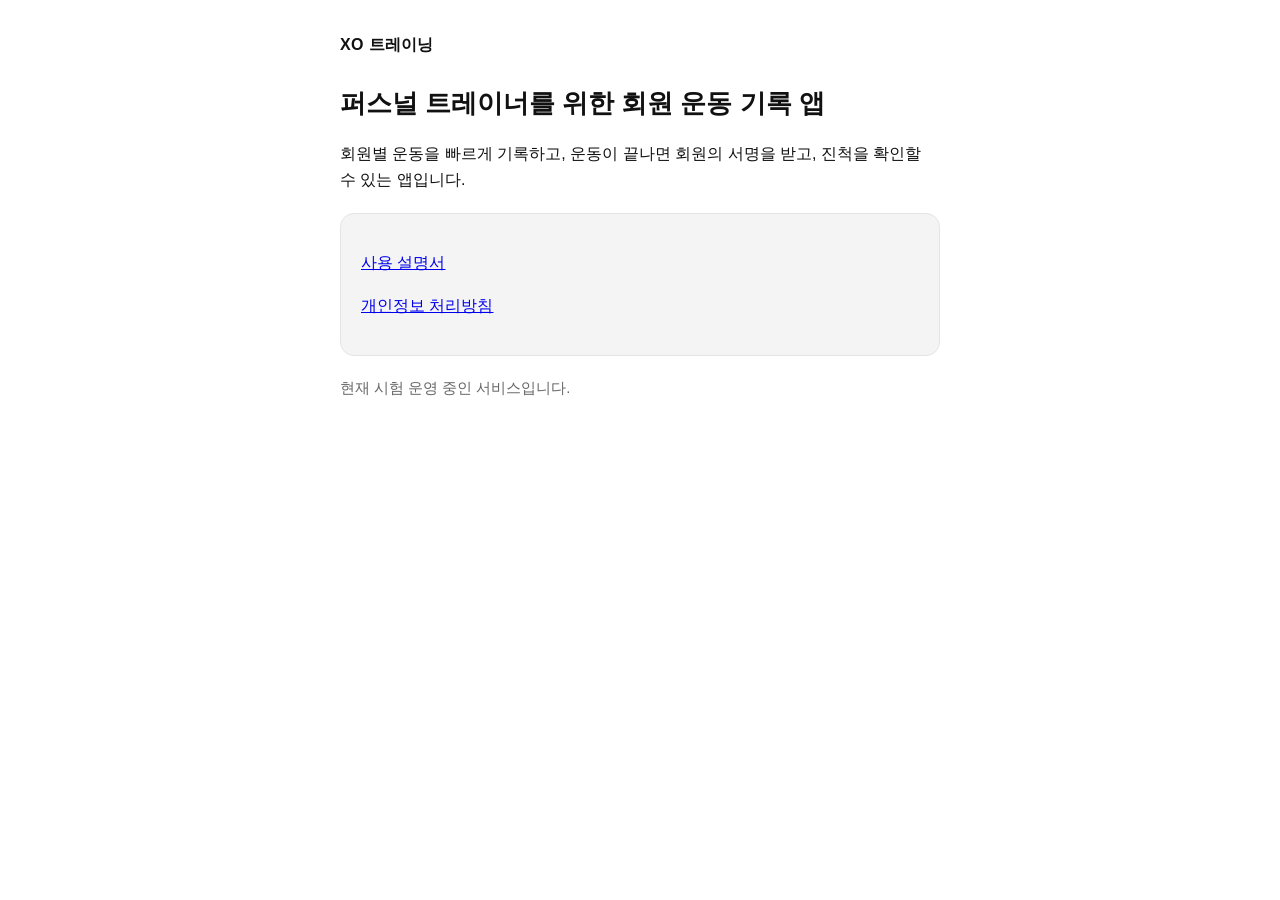
<file: index.html>
<!doctype html>
<html lang="ko">
  <head>
    <meta charset="utf-8" />
    <meta name="viewport" content="width=device-width, initial-scale=1" />
    <title>XO 트레이닝</title>
    <link rel="stylesheet" href="assets.css" />
  </head>
  <body>
    <main>
      <div class="brand">XO 트레이닝</div>
      <h1>퍼스널 트레이너를 위한 회원 운동 기록 앱</h1>
      <p>
        회원별 운동을 빠르게 기록하고, 운동이 끝나면 회원의 서명을 받고, 진척을 확인할 수 있는
        앱입니다.
      </p>
      <div class="card">
        <p><a href="guide/">사용 설명서</a></p>
        <p><a href="privacy/">개인정보 처리방침</a></p>
      </div>
      <p class="muted">현재 시험 운영 중인 서비스입니다.</p>
    </main>
  </body>
</html>
</file>
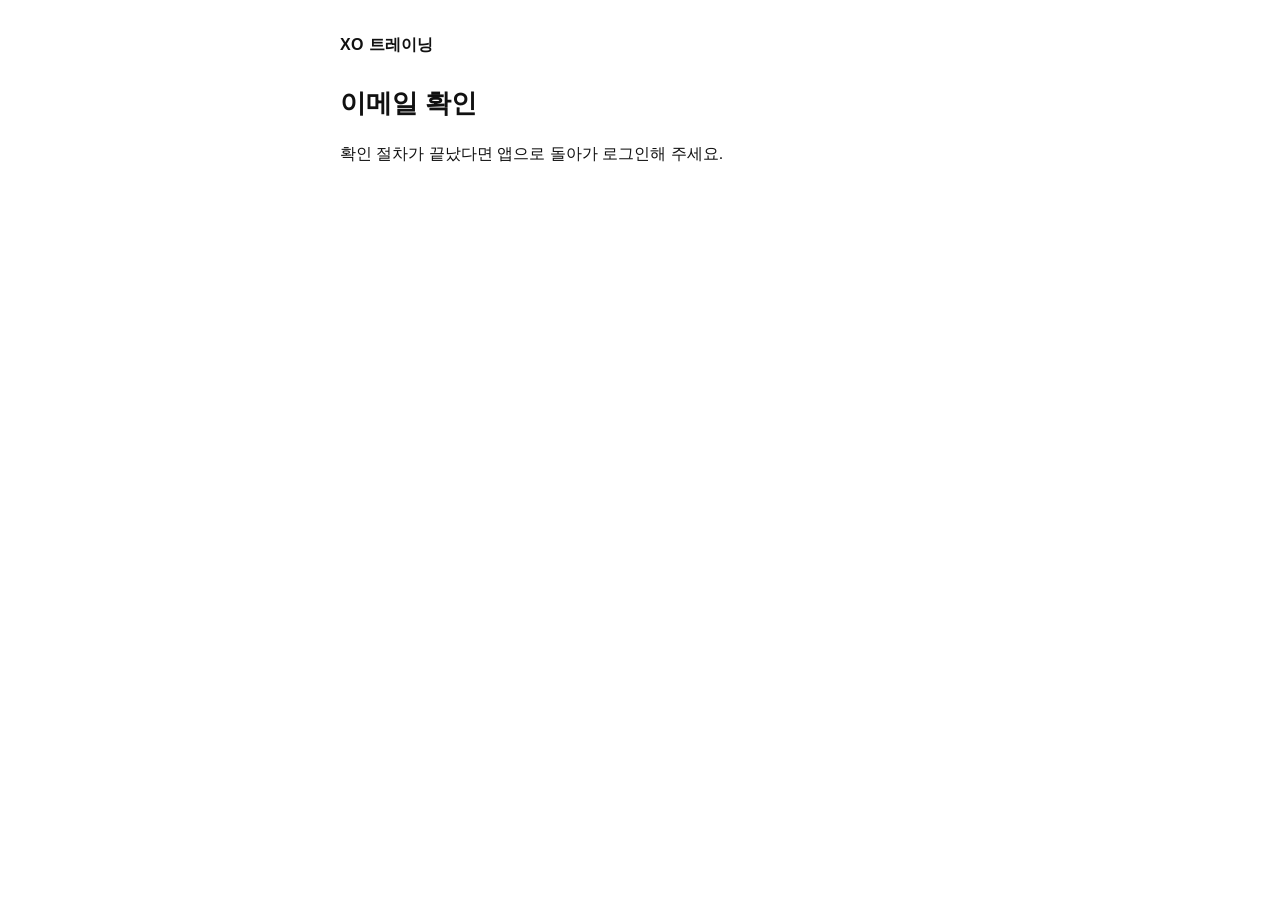
<file: email-confirmed/index.html>
<!doctype html>
<html lang="ko">
  <head>
    <meta charset="utf-8" />
    <meta name="viewport" content="width=device-width, initial-scale=1" />
    <meta name="robots" content="noindex" />
    <title>이메일 확인 - XO 트레이닝</title>
    <link rel="stylesheet" href="../assets.css" />
  </head>
  <body>
    <main>
      <div class="brand">XO 트레이닝</div>

      <section id="success" hidden>
        <h1 class="ok">이메일 확인이 완료되었어요</h1>
        <p>이제 로그인해 주세요.</p>
        <p id="open-wrap" hidden>
          <a id="open-app" class="btn" href="xotraining://auth-callback">앱에서 계속하기</a>
        </p>
        <p class="muted" id="open-note" hidden>
          버튼을 눌러도 앱이 열리지 않으면 앱을 직접 열어 이메일과 비밀번호로 로그인하면 됩니다.
        </p>
        <p>
          <a id="open-web" class="btn" href="https://xotraining.vercel.app">웹에서 로그인하기</a>
        </p>
        <p class="muted">
          앱을 설치한 안드로이드 기기에서는 “앱에서 계속하기”로 바로 로그인됩니다. 그 밖의
          기기에서는 웹에서 이메일과 비밀번호로 로그인해 주세요.
        </p>
      </section>

      <section id="failure" hidden>
        <h1 class="err">확인 링크를 사용할 수 없어요</h1>
        <p>
          링크가 만료되었거나 이미 사용되었어요. 이미 확인을 마쳤다면 앱에서 바로 로그인해 보세요.
        </p>
        <p class="muted">
          로그인이 안 되면 앱의 가입 화면에서 <b>확인 메일 다시 보내기</b>를 눌러 새 메일을 받아
          주세요.
        </p>
      </section>

      <section id="unknown" hidden>
        <h1>이메일 확인</h1>
        <p>확인 절차가 끝났다면 앱으로 돌아가 로그인해 주세요.</p>
      </section>
    </main>

    <script>
      // 인증 결과는 주소의 # 뒤에 담겨 온다. 이 페이지는 서버로 보내거나 저장하지 않고,
      // "앱에서 계속하기" 버튼에서 같은 값을 앱 주소로 넘기는 데만 쓴다.
      (function () {
        var hash = (location.hash || '').replace(/^#/, '');
        var params = {};
        hash.split('&').forEach(function (pair) {
          if (!pair) return;
          var i = pair.indexOf('=');
          var key = decodeURIComponent((i < 0 ? pair : pair.slice(0, i)).replace(/\+/g, ' '));
          var val = i < 0 ? '' : decodeURIComponent(pair.slice(i + 1).replace(/\+/g, ' '));
          params[key] = val;
        });

        var show = function (id) {
          document.getElementById(id).hidden = false;
        };

        if (params.error || params.error_code) {
          show('failure');
        } else if (params.access_token && params.refresh_token) {
          show('success');
          // 앱 열기 버튼은 앱을 설치할 수 있는 안드로이드에서만 보인다.
          // 앱이 열리면 auth-callback 화면이 같은 토큰으로 자동 로그인한다.
          if (/Android/i.test(navigator.userAgent)) {
            document.getElementById('open-app').href = 'xotraining://auth-callback#' + hash;
            document.getElementById('open-wrap').hidden = false;
            document.getElementById('open-note').hidden = false;
          }
        } else {
          show('unknown');
        }
      })();
    </script>
  </body>
</html>
</file>
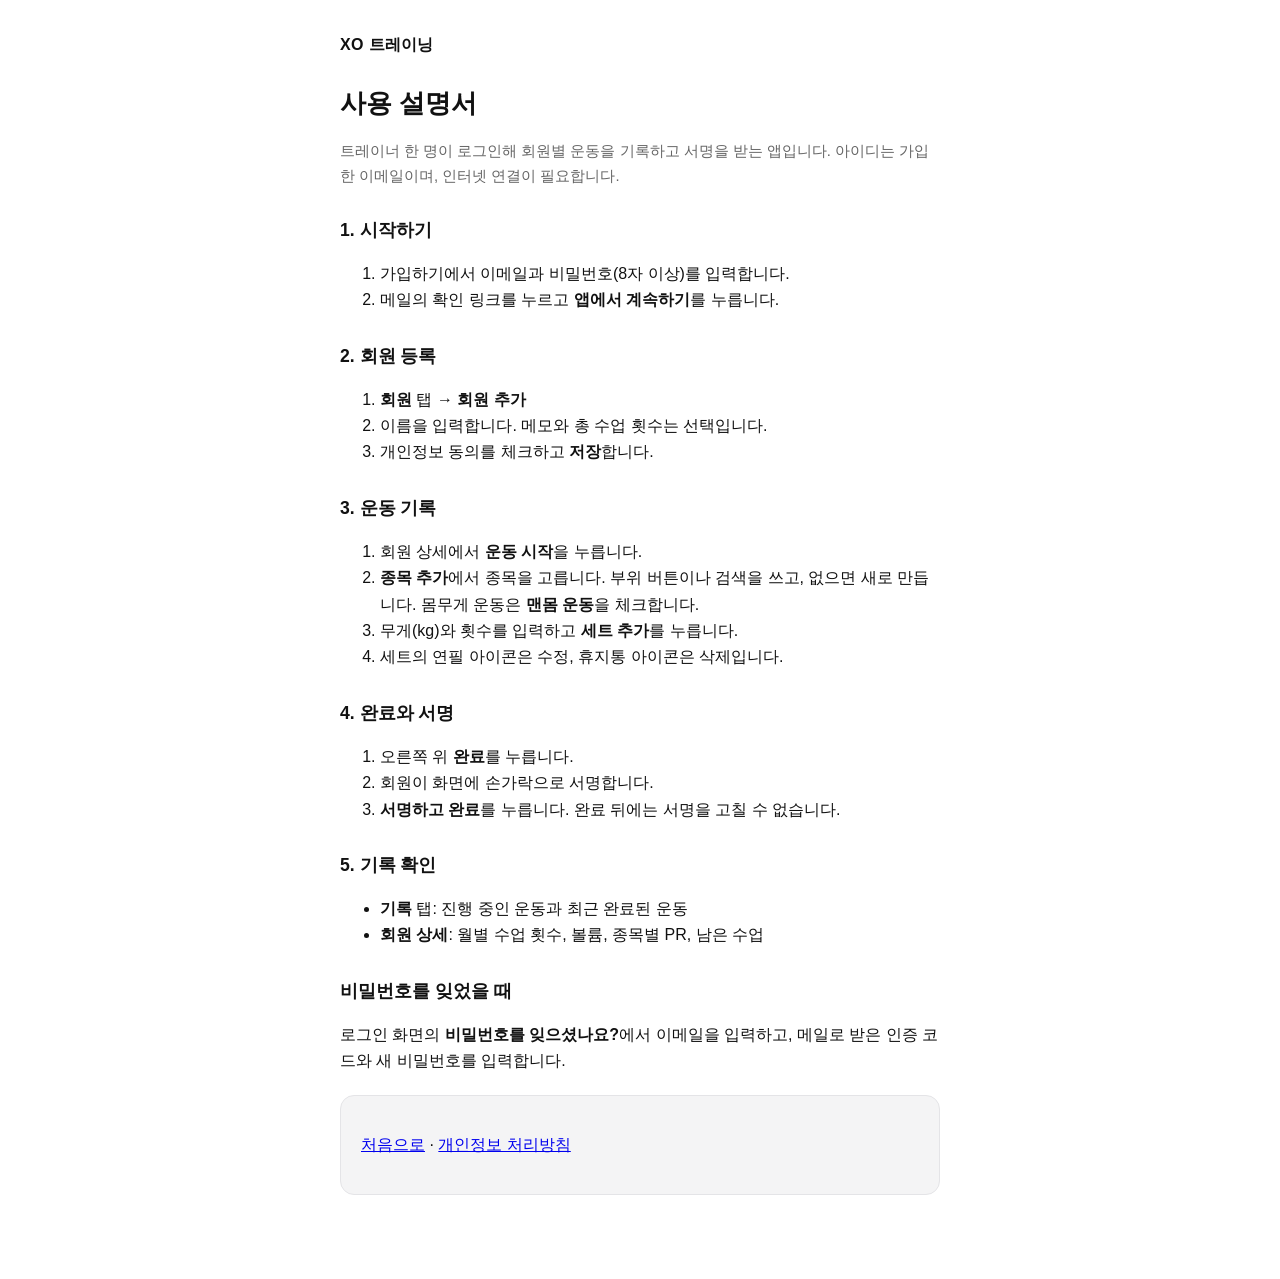
<file: guide/index.html>
<!doctype html>
<html lang="ko">
  <head>
    <meta charset="utf-8" />
    <meta name="viewport" content="width=device-width, initial-scale=1" />
    <title>XO 트레이닝 사용 설명서</title>
    <link rel="stylesheet" href="../assets.css" />
  </head>
  <body>
    <main>
      <div class="brand">XO 트레이닝</div>
      <h1>사용 설명서</h1>
      <p class="muted">
        트레이너 한 명이 로그인해 회원별 운동을 기록하고 서명을 받는 앱입니다. 아이디는 가입한
        이메일이며, 인터넷 연결이 필요합니다.
      </p>

      <h2>1. 시작하기</h2>
      <ol>
        <li>가입하기에서 이메일과 비밀번호(8자 이상)를 입력합니다.</li>
        <li>메일의 확인 링크를 누르고 <strong>앱에서 계속하기</strong>를 누릅니다.</li>
      </ol>

      <h2>2. 회원 등록</h2>
      <ol>
        <li><strong>회원</strong> 탭 → <strong>회원 추가</strong></li>
        <li>이름을 입력합니다. 메모와 총 수업 횟수는 선택입니다.</li>
        <li>개인정보 동의를 체크하고 <strong>저장</strong>합니다.</li>
      </ol>

      <h2>3. 운동 기록</h2>
      <ol>
        <li>회원 상세에서 <strong>운동 시작</strong>을 누릅니다.</li>
        <li>
          <strong>종목 추가</strong>에서 종목을 고릅니다. 부위 버튼이나 검색을 쓰고, 없으면 새로
          만듭니다. 몸무게 운동은 <strong>맨몸 운동</strong>을 체크합니다.
        </li>
        <li>무게(kg)와 횟수를 입력하고 <strong>세트 추가</strong>를 누릅니다.</li>
        <li>세트의 연필 아이콘은 수정, 휴지통 아이콘은 삭제입니다.</li>
      </ol>

      <h2>4. 완료와 서명</h2>
      <ol>
        <li>오른쪽 위 <strong>완료</strong>를 누릅니다.</li>
        <li>회원이 화면에 손가락으로 서명합니다.</li>
        <li><strong>서명하고 완료</strong>를 누릅니다. 완료 뒤에는 서명을 고칠 수 없습니다.</li>
      </ol>

      <h2>5. 기록 확인</h2>
      <ul>
        <li><strong>기록</strong> 탭: 진행 중인 운동과 최근 완료된 운동</li>
        <li><strong>회원 상세</strong>: 월별 수업 횟수, 볼륨, 종목별 PR, 남은 수업</li>
      </ul>

      <h2>비밀번호를 잊었을 때</h2>
      <p>
        로그인 화면의 <strong>비밀번호를 잊으셨나요?</strong>에서 이메일을 입력하고, 메일로 받은
        인증 코드와 새 비밀번호를 입력합니다.
      </p>

      <div class="card">
        <p><a href="../">처음으로</a> · <a href="../privacy/">개인정보 처리방침</a></p>
      </div>
    </main>
  </body>
</html>
</file>
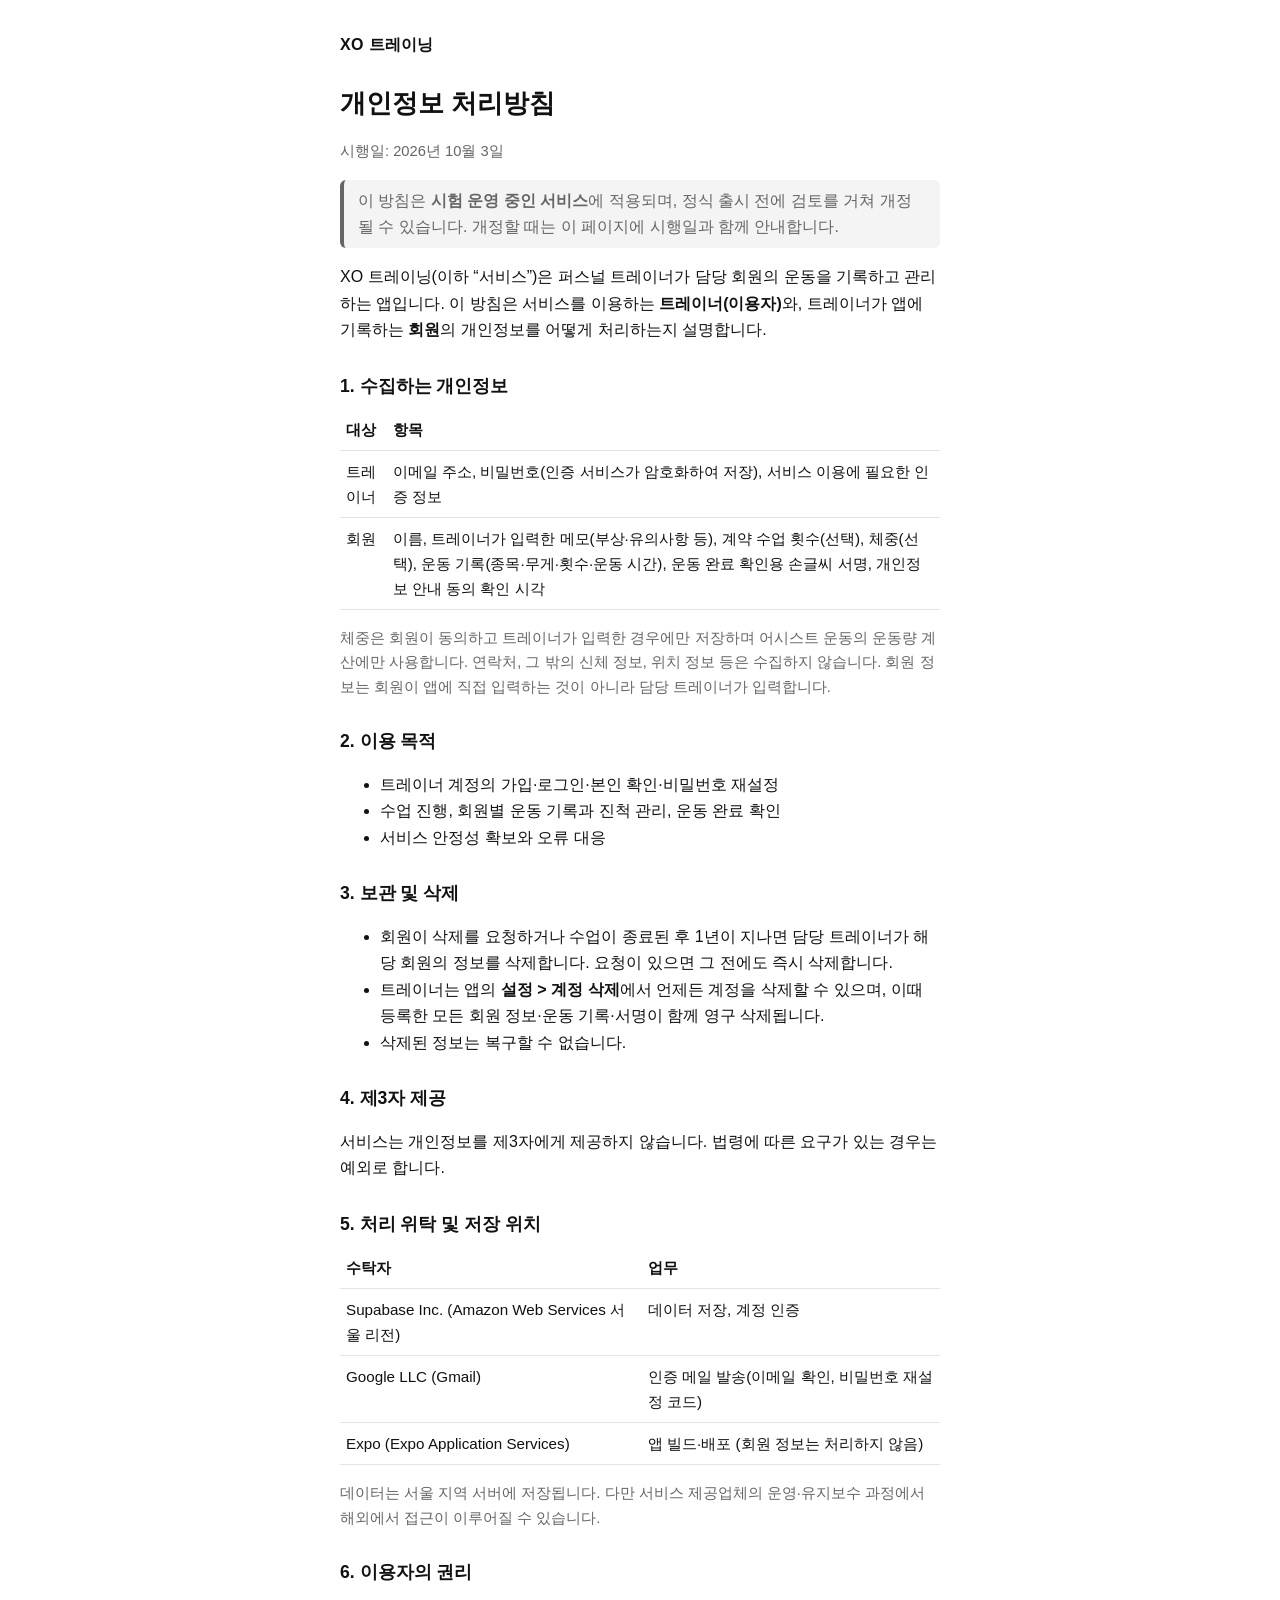
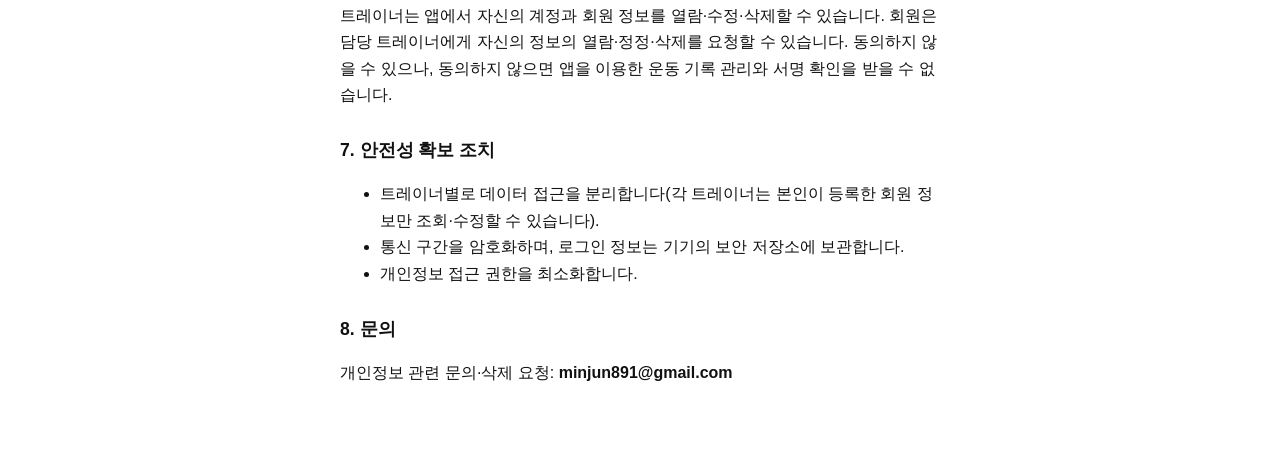
<file: privacy/index.html>
<!doctype html>
<html lang="ko">
  <head>
    <meta charset="utf-8" />
    <meta name="viewport" content="width=device-width, initial-scale=1" />
    <title>개인정보 처리방침 - XO 트레이닝</title>
    <link rel="stylesheet" href="../assets.css" />
  </head>
  <body>
    <main>
      <div class="brand">
        <a href="../" style="color: inherit; text-decoration: none">XO 트레이닝</a>
      </div>
      <h1>개인정보 처리방침</h1>
      <p class="muted">시행일: 2026년 10월 3일</p>

      <div class="notice">
        이 방침은 <b>시험 운영 중인 서비스</b>에 적용되며, 정식 출시 전에 검토를 거쳐 개정될 수
        있습니다. 개정할 때는 이 페이지에 시행일과 함께 안내합니다.
      </div>

      <p>
        XO 트레이닝(이하 “서비스”)은 퍼스널 트레이너가 담당 회원의 운동을 기록하고 관리하는
        앱입니다. 이 방침은 서비스를 이용하는 <b>트레이너(이용자)</b>와, 트레이너가 앱에 기록하는
        <b>회원</b>의 개인정보를 어떻게 처리하는지 설명합니다.
      </p>

      <h2>1. 수집하는 개인정보</h2>
      <table>
        <tr>
          <th>대상</th>
          <th>항목</th>
        </tr>
        <tr>
          <td>트레이너</td>
          <td>
            이메일 주소, 비밀번호(인증 서비스가 암호화하여 저장), 서비스 이용에 필요한 인증 정보
          </td>
        </tr>
        <tr>
          <td>회원</td>
          <td>
            이름, 트레이너가 입력한 메모(부상·유의사항 등), 계약 수업 횟수(선택), 체중(선택), 운동
            기록(종목·무게·횟수·운동 시간), 운동 완료 확인용 손글씨 서명, 개인정보 안내 동의 확인
            시각
          </td>
        </tr>
      </table>
      <p class="muted">
        체중은 회원이 동의하고 트레이너가 입력한 경우에만 저장하며 어시스트 운동의 운동량 계산에만
        사용합니다. 연락처, 그 밖의 신체 정보, 위치 정보 등은 수집하지 않습니다. 회원 정보는 회원이
        앱에 직접 입력하는 것이 아니라 담당 트레이너가 입력합니다.
      </p>

      <h2>2. 이용 목적</h2>
      <ul>
        <li>트레이너 계정의 가입·로그인·본인 확인·비밀번호 재설정</li>
        <li>수업 진행, 회원별 운동 기록과 진척 관리, 운동 완료 확인</li>
        <li>서비스 안정성 확보와 오류 대응</li>
      </ul>

      <h2>3. 보관 및 삭제</h2>
      <ul>
        <li>
          회원이 삭제를 요청하거나 수업이 종료된 후 1년이 지나면 담당 트레이너가 해당 회원의 정보를
          삭제합니다. 요청이 있으면 그 전에도 즉시 삭제합니다.
        </li>
        <li>
          트레이너는 앱의 <b>설정 &gt; 계정 삭제</b>에서 언제든 계정을 삭제할 수 있으며, 이때 등록한
          모든 회원 정보·운동 기록·서명이 함께 영구 삭제됩니다.
        </li>
        <li>삭제된 정보는 복구할 수 없습니다.</li>
      </ul>

      <h2>4. 제3자 제공</h2>
      <p>
        서비스는 개인정보를 제3자에게 제공하지 않습니다. 법령에 따른 요구가 있는 경우는 예외로
        합니다.
      </p>

      <h2>5. 처리 위탁 및 저장 위치</h2>
      <table>
        <tr>
          <th>수탁자</th>
          <th>업무</th>
        </tr>
        <tr>
          <td>Supabase Inc. (Amazon Web Services 서울 리전)</td>
          <td>데이터 저장, 계정 인증</td>
        </tr>
        <tr>
          <td>Google LLC (Gmail)</td>
          <td>인증 메일 발송(이메일 확인, 비밀번호 재설정 코드)</td>
        </tr>
        <tr>
          <td>Expo (Expo Application Services)</td>
          <td>앱 빌드·배포 (회원 정보는 처리하지 않음)</td>
        </tr>
      </table>
      <p class="muted">
        데이터는 서울 지역 서버에 저장됩니다. 다만 서비스 제공업체의 운영·유지보수 과정에서 해외에서
        접근이 이루어질 수 있습니다.
      </p>

      <h2>6. 이용자의 권리</h2>
      <p>
        트레이너는 앱에서 자신의 계정과 회원 정보를 열람·수정·삭제할 수 있습니다. 회원은 담당
        트레이너에게 자신의 정보의 열람·정정·삭제를 요청할 수 있습니다. 동의하지 않을 수 있으나,
        동의하지 않으면 앱을 이용한 운동 기록 관리와 서명 확인을 받을 수 없습니다.
      </p>

      <h2>7. 안전성 확보 조치</h2>
      <ul>
        <li>
          트레이너별로 데이터 접근을 분리합니다(각 트레이너는 본인이 등록한 회원 정보만 조회·수정할
          수 있습니다).
        </li>
        <li>통신 구간을 암호화하며, 로그인 정보는 기기의 보안 저장소에 보관합니다.</li>
        <li>개인정보 접근 권한을 최소화합니다.</li>
      </ul>

      <h2>8. 문의</h2>
      <p>개인정보 관련 문의·삭제 요청: <b>minjun891@gmail.com</b></p>
    </main>
  </body>
</html>
</file>
<file: assets.css>
:root {
  color-scheme: light dark;
  --bg: #ffffff;
  --fg: #111111;
  --muted: #666666;
  --card: #f4f4f5;
  --line: #e4e4e7;
  --btn-bg: #111111;
  --btn-fg: #ffffff;
  --ok: #15803d;
  --err: #b91c1c;
}
@media (prefers-color-scheme: dark) {
  :root {
    --bg: #0b0b0c;
    --fg: #f4f4f5;
    --muted: #a1a1aa;
    --card: #18181b;
    --line: #27272a;
    --btn-bg: #f4f4f5;
    --btn-fg: #111111;
    --ok: #4ade80;
    --err: #f87171;
  }
}
* {
  box-sizing: border-box;
}
body {
  margin: 0;
  background: var(--bg);
  color: var(--fg);
  font-family:
    -apple-system, BlinkMacSystemFont, 'Apple SD Gothic Neo', 'Noto Sans KR', 'Malgun Gothic',
    sans-serif;
  line-height: 1.65;
}
main {
  max-width: 640px;
  margin: 0 auto;
  padding: 32px 20px 64px;
}
h1 {
  font-size: 1.6rem;
  margin: 0 0 8px;
}
h2 {
  font-size: 1.1rem;
  margin: 28px 0 8px;
}
p,
li {
  color: var(--fg);
}
.muted {
  color: var(--muted);
  font-size: 0.92rem;
}
.card {
  background: var(--card);
  border: 1px solid var(--line);
  border-radius: 14px;
  padding: 20px;
  margin: 20px 0;
}
.btn {
  display: inline-block;
  padding: 13px 20px;
  border-radius: 10px;
  background: var(--btn-bg);
  color: var(--btn-fg);
  text-decoration: none;
  font-weight: 600;
  border: 0;
  font-size: 1rem;
}
.ok {
  color: var(--ok);
}
.err {
  color: var(--err);
}
.brand {
  font-weight: 700;
  letter-spacing: 0.02em;
  margin-bottom: 24px;
}
table {
  width: 100%;
  border-collapse: collapse;
  margin: 8px 0 16px;
  font-size: 0.95rem;
}
th,
td {
  text-align: left;
  border-bottom: 1px solid var(--line);
  padding: 8px 6px;
  vertical-align: top;
}
.notice {
  border-left: 4px solid var(--muted);
  padding: 8px 14px;
  margin: 16px 0;
  color: var(--muted);
  background: var(--card);
  border-radius: 6px;
}
</file>
